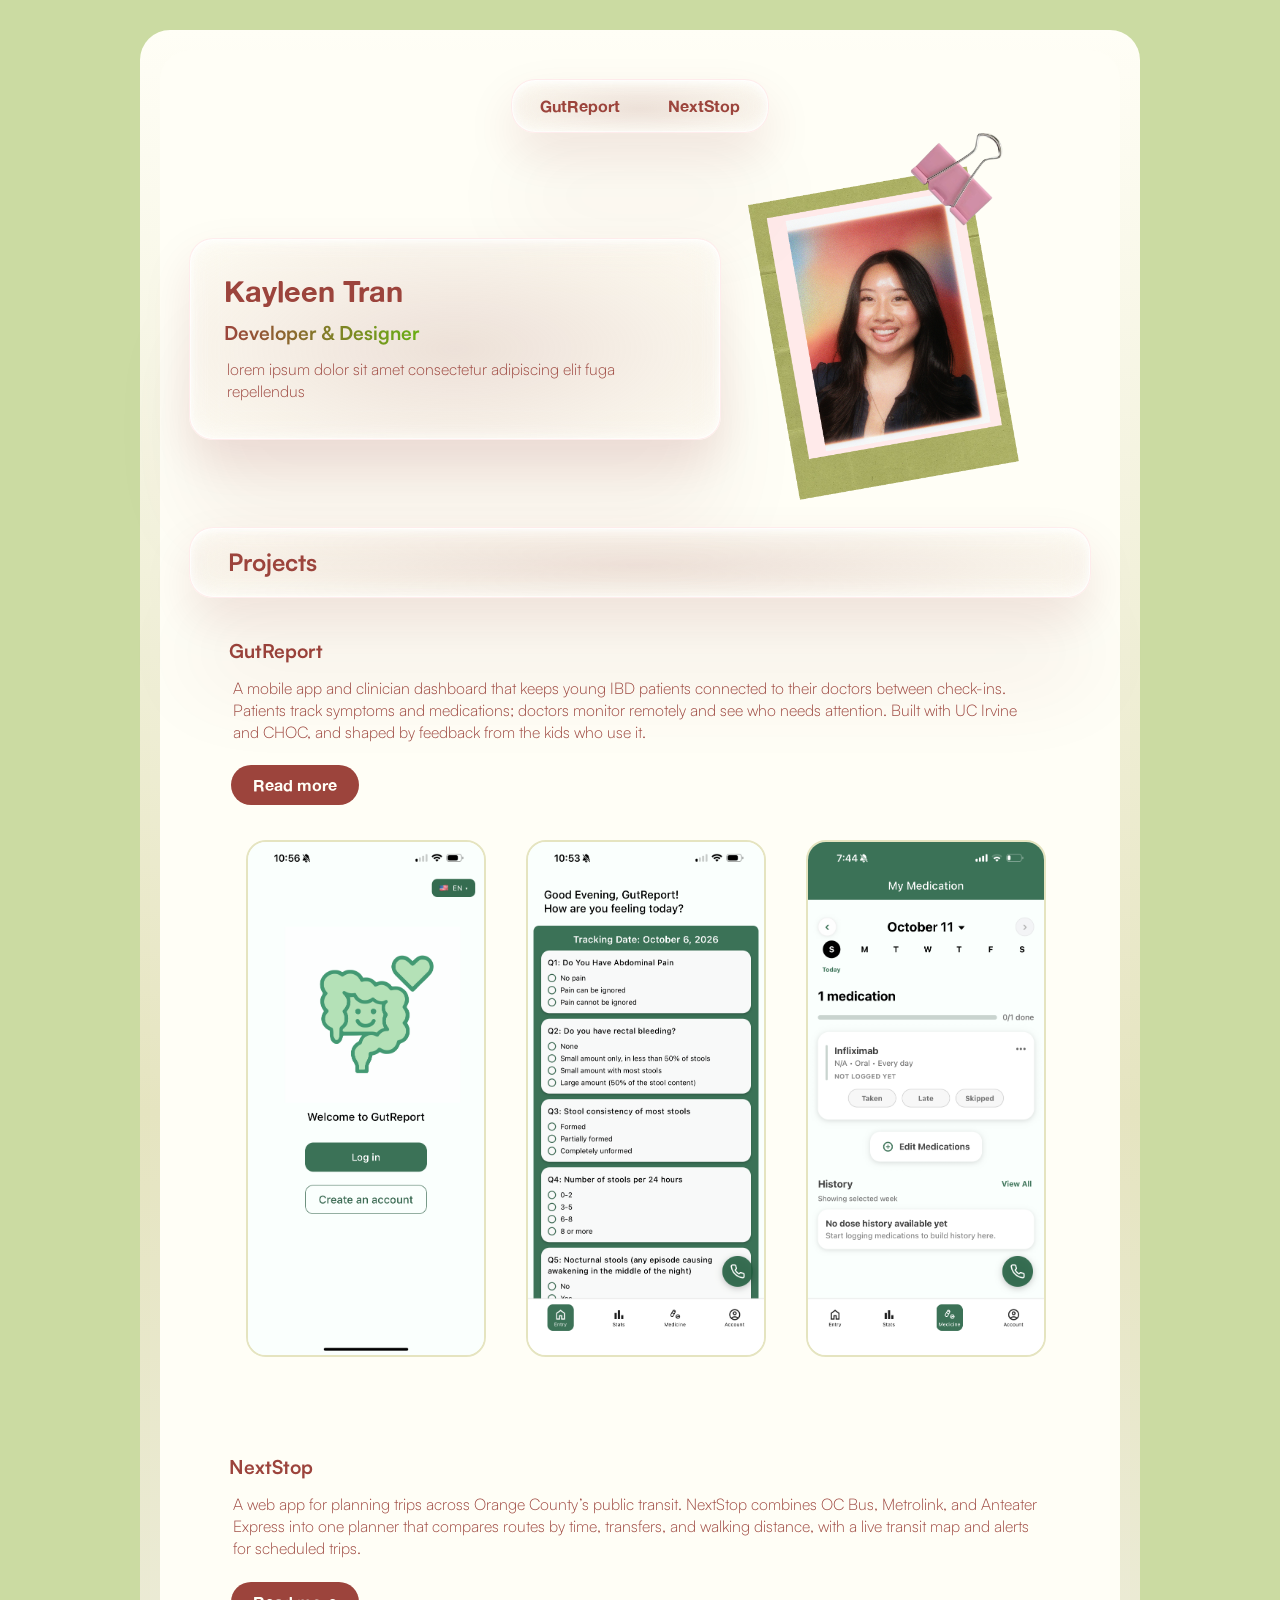
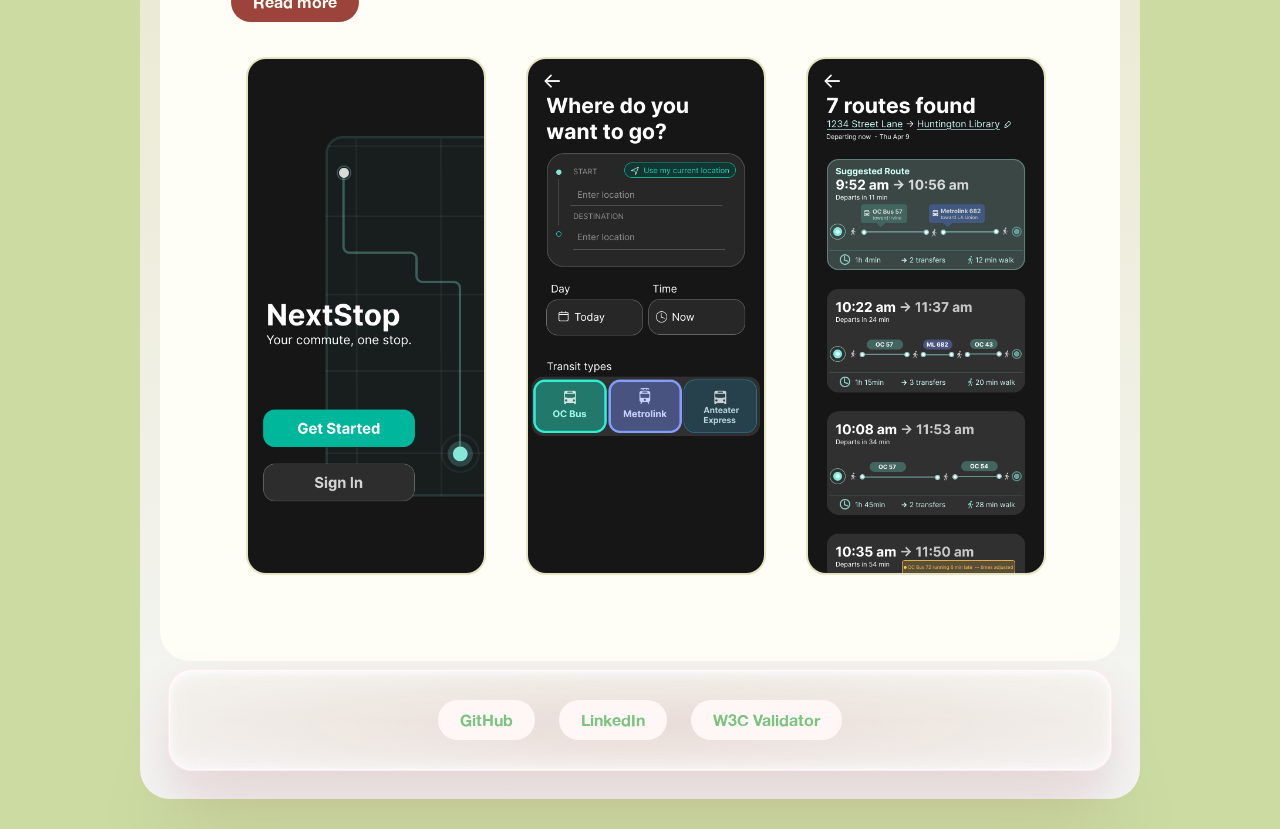
<file: index.html>
<!doctype html>
<html lang="en">

<!--
WRITTEN BY: Kayleen Tran 
EMAIL: kaylett3@uci.edu
-->

<head>
  <meta charset="utf-8">
  <meta name="author" content="Kayleen Tran">
  <meta name="description" content="Main page">
  <link rel="stylesheet" href="style.css">
  <title>Kayleen Tran: Designer and Developer</title>
</head>

  <body class="container">

    <div class="border">

      <main class="panel">

      <nav class="nav glass">
        <ul>
          <li><a href="gutreport.html" aria-current="page">GutReport</a></li>
          <li><a href="nextstop.html">NextStop</a></li>
        </ul>
      </nav>

        <div class="intro-block">

          <div class="intro glass">
            <div class="intro-text">
              <h1>Kayleen Tran</h1>
              <h2>Developer & Designer</h2>

              <p>
                lorem ipsum dolor sit amet consectetur adipiscing elit fuga repellendus 
              </p>
            </div>

          </div>

          <div class="photo-stack">
            <img src="images/photo-stack.png" alt="A headshot of Kayleen Tran">
          </div>
          
        </div>


        <div class="header glass">
          <h2>Projects</h2>
        </div>

        <div class="project">
            <div class="project-text">
              <h3>GutReport</h3>
              <p>
                A mobile app and clinician dashboard that keeps young IBD patients connected to their doctors between check-ins. Patients track symptoms and medications; doctors monitor remotely and see who needs attention. Built with UC Irvine and CHOC, and shaped by feedback from the kids who use it.
              </p>
            </div>

            <a href="gutreport.html" class="button">Read more</a>

            <div class="project-img">
              <img src="images/screenie_login.png" alt="Screenshot of login screen from GutReport Mobile App">
              <img src="images/screenie_survey.PNG" alt="Screenshot of survey page from GutReport Mobile App">
              <img src="images/screenie.PNG" alt="Screenshot of medication manager from GutReport Mobile App">
            </div>

        </div>

                <div class="project">
            <div class="project-text">
              <h3>NextStop</h3>
              <p>
                  A web app for planning trips across Orange County’s public transit. NextStop combines OC Bus, Metrolink, and Anteater Express into one planner that compares routes by time, transfers, and walking distance, with a live transit map and alerts for scheduled trips.              </p>
            </div>

            <a href="nextstop.html" class="button">Read more</a>

            <div class="project-img">
              <img src="images/next-stop-login.png" alt="Screenshot of login from NextStop Web App">
              <img src="images/trip-planner.png" alt="Screenshot of a trip planning feature from NextStop Web App">
              <img src="images/route-results.png" alt="Screenshot of generated route results from NextStop Web App">
            </div>

        </div>


      </main>

         <footer class="footer glass">
            <a href="https://github.com/KayleenT" class="button">GitHub</a>
            <a href="https://www.linkedin.com/in/kayleen-tran-9029782a9" class="button">LinkedIn</a>
            <a href="https://validator.w3.org/check?uri=referer" class="button">
                W3C Validator
            </a>
        </footer>

    </div>

  </body>

  

</html>
</file>
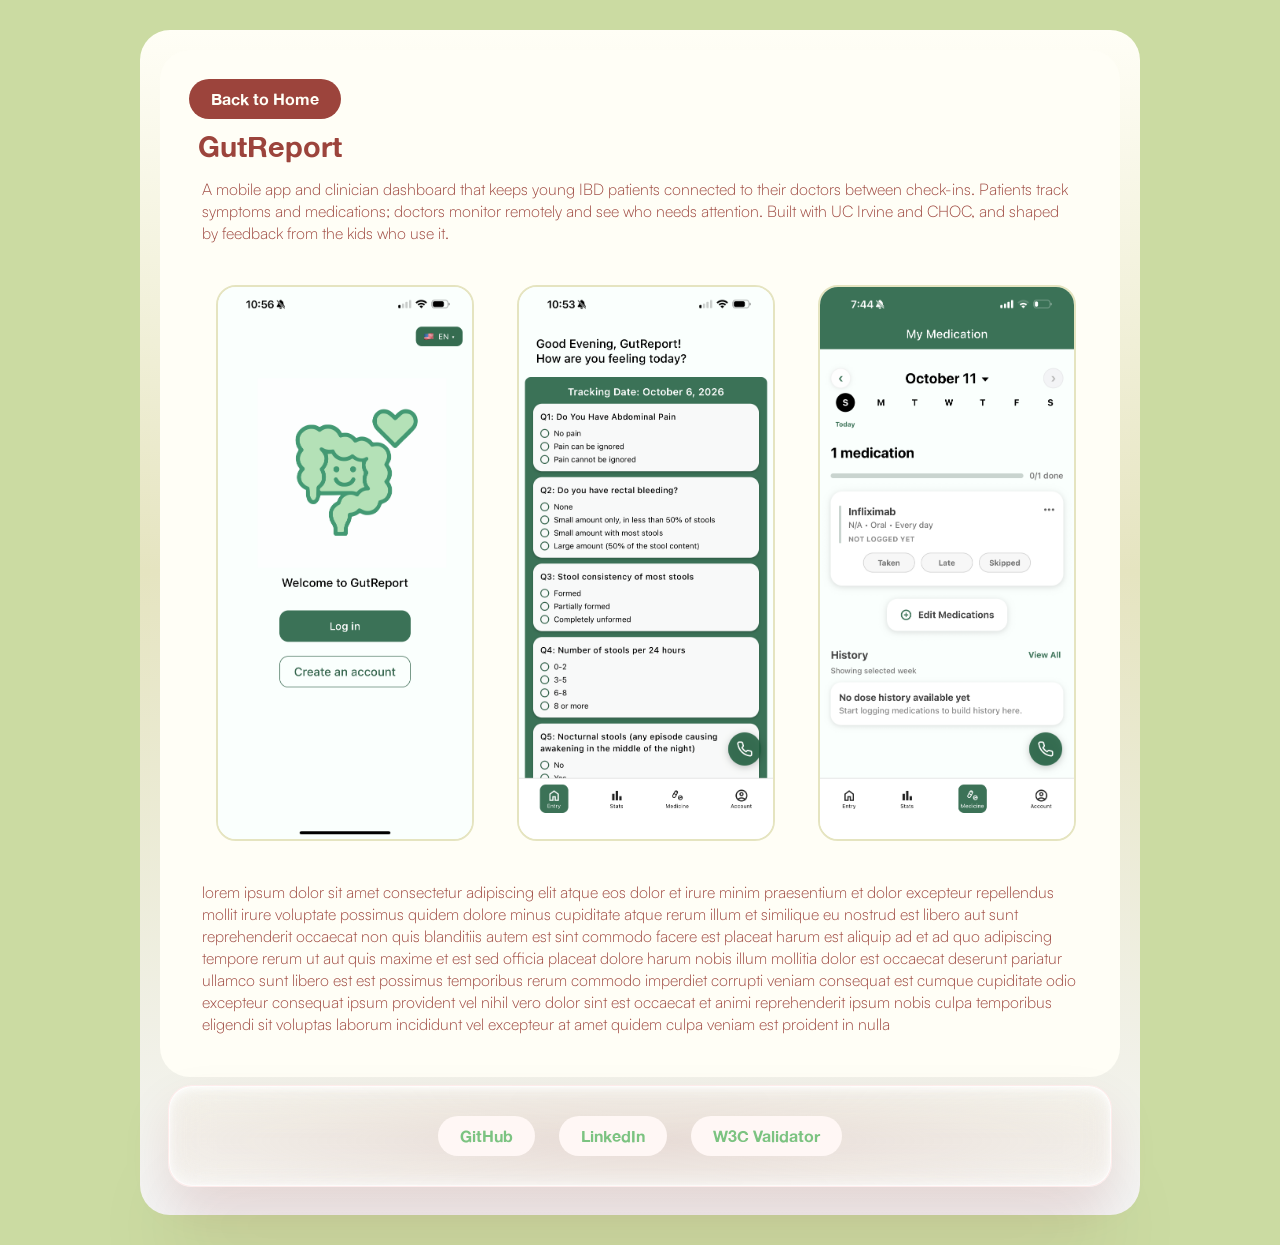
<file: gutreport.html>
<!doctype html>
<html lang="en">

<head>
  <meta charset="utf-8">
  <meta name="author" content="Kayleen Tran">
  <meta name="description" content="GutReport project page">
  <link rel="stylesheet" href="style.css">
  <title>Kayleen Tran: Designer and Developer</title>
</head>

<body class="container">
    <div class="border">
        <main class="panel">

            <a href="index.html" class="button">Back to Home</a>

            <h1>GutReport</h1>
            <p>
                A mobile app and clinician dashboard that keeps young IBD patients connected to their doctors between check-ins. Patients track symptoms and medications; doctors monitor remotely and see who needs attention. Built with UC Irvine and CHOC, and shaped by feedback from the kids who use it.
            </p>

            <div class="project-img">
              <img src="images/screenie_login.png" alt="Screenshot of login screen from GutReport Mobile App">
              <img src="images/screenie_survey.PNG" alt="Screenshot of survey page from GutReport Mobile App">
              <img src="images/screenie.PNG" alt="Screenshot of medication manager from GutReport Mobile App">
            </div>

            <p>
                lorem ipsum dolor sit amet consectetur adipiscing elit atque eos dolor et irure minim praesentium et dolor excepteur repellendus mollit irure voluptate possimus quidem dolore minus cupiditate atque rerum illum et similique eu nostrud est libero aut sunt reprehenderit occaecat non quis blanditiis autem est sint commodo facere est placeat harum est aliquip ad et ad quo adipiscing tempore rerum ut aut quis maxime et est sed officia placeat dolore harum nobis illum mollitia dolor est occaecat deserunt pariatur ullamco sunt libero est est possimus temporibus rerum commodo imperdiet corrupti veniam consequat est cumque cupiditate odio excepteur consequat ipsum provident vel nihil vero dolor sint est occaecat et animi reprehenderit ipsum nobis culpa temporibus eligendi sit voluptas laborum incididunt vel excepteur at amet quidem culpa veniam est proident in nulla
            </p>
            
        </main>

        <footer class="footer glass">
            <a href="https://github.com/KayleenT" class="button">GitHub</a>
            <a href="https://www.linkedin.com/in/kayleen-tran-9029782a9" class="button">LinkedIn</a>
            <a href="https://validator.w3.org/check?uri=referer" class="button">
                W3C Validator
            </a>
        </footer>

    </div>
</body>

</html>
</file>
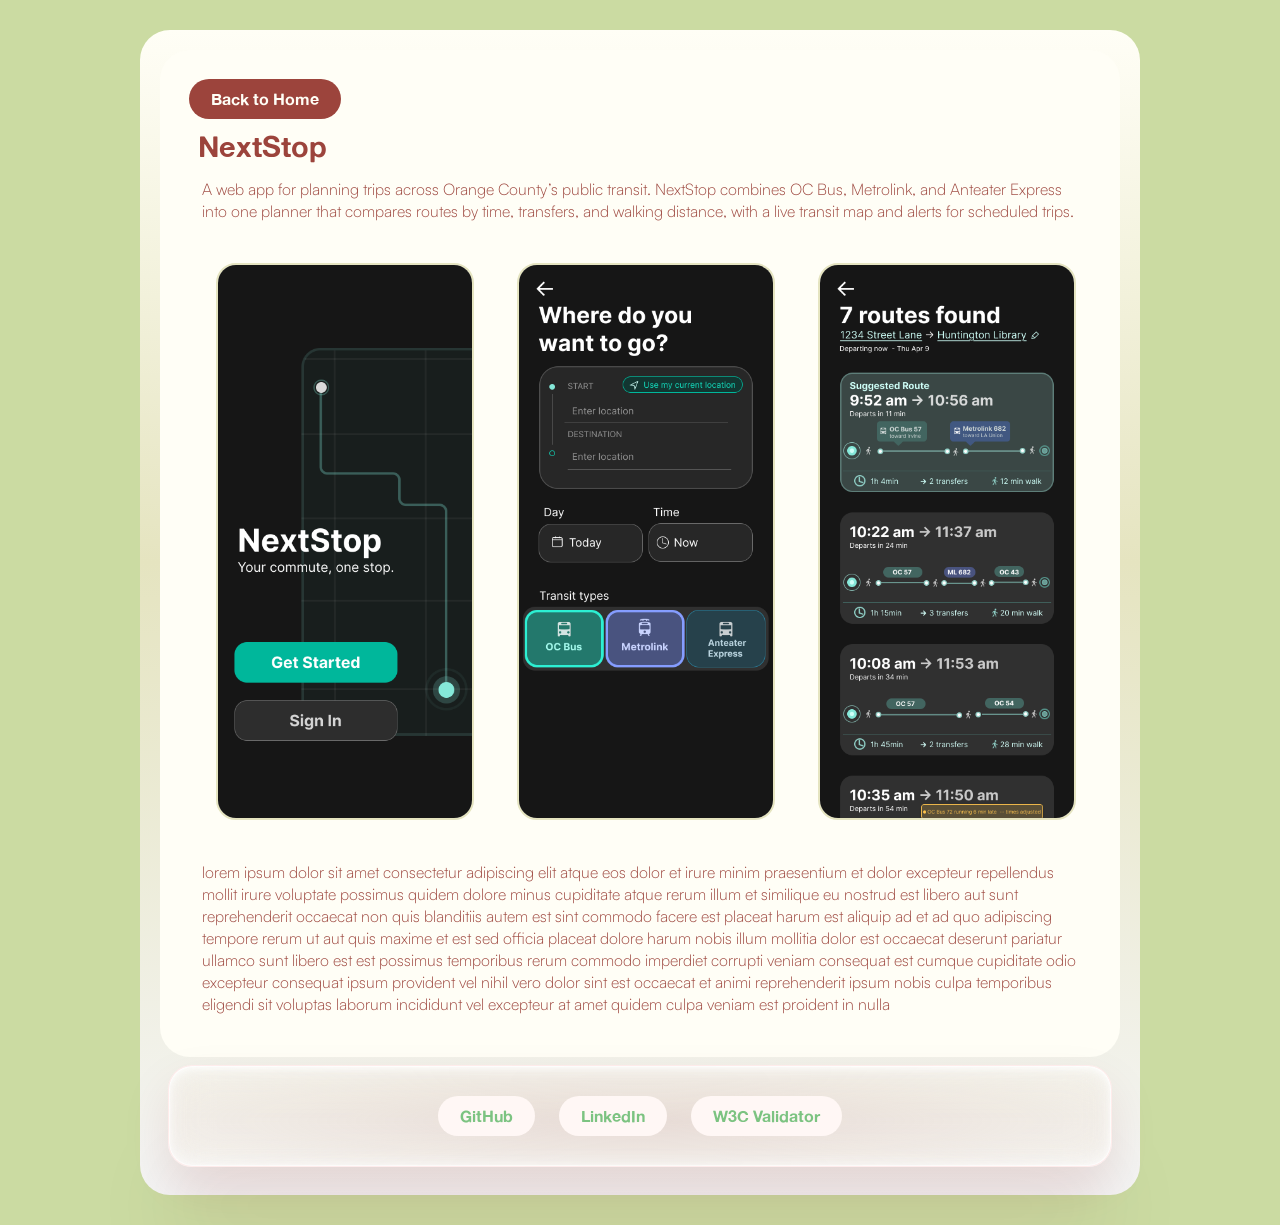
<file: nextstop.html>
<!doctype html>
<html lang="en">

<head>
  <meta charset="utf-8">
  <meta name="author" content="Kayleen Tran">
  <meta name="description" content="GutReport project page">
  <link rel="stylesheet" href="style.css">
  <title>Kayleen Tran: Designer and Developer</title>
</head>

<body class="container">
    <div class="border">
        <main class="panel">

            <a href="index.html" class="button">Back to Home</a>

            <h1>NextStop</h1>
            <p>
                A web app for planning trips across Orange County’s public transit. NextStop combines OC Bus, Metrolink, and Anteater Express into one planner that compares routes by time, transfers, and walking distance, with a live transit map and alerts for scheduled trips.
            </p>

            <div class="project-img">
              <img src="images/next-stop-login.png" alt="Screenshot of login from NextStop Web App">
              <img src="images/trip-planner.png" alt="Screenshot of a trip planning feature from NextStop Web App">
              <img src="images/route-results.png" alt="Screenshot of generated route results from NextStop Web App">
            </div>

            <p>
                lorem ipsum dolor sit amet consectetur adipiscing elit atque eos dolor et irure minim praesentium et dolor excepteur repellendus mollit irure voluptate possimus quidem dolore minus cupiditate atque rerum illum et similique eu nostrud est libero aut sunt reprehenderit occaecat non quis blanditiis autem est sint commodo facere est placeat harum est aliquip ad et ad quo adipiscing tempore rerum ut aut quis maxime et est sed officia placeat dolore harum nobis illum mollitia dolor est occaecat deserunt pariatur ullamco sunt libero est est possimus temporibus rerum commodo imperdiet corrupti veniam consequat est cumque cupiditate odio excepteur consequat ipsum provident vel nihil vero dolor sint est occaecat et animi reprehenderit ipsum nobis culpa temporibus eligendi sit voluptas laborum incididunt vel excepteur at amet quidem culpa veniam est proident in nulla
            </p>

        </main>

        <footer class="footer glass">
            <a href="https://github.com/KayleenT" class="button">GitHub</a>
            <a href="https://www.linkedin.com/in/kayleen-tran-9029782a9" class="button">LinkedIn</a>
            <a href="https://validator.w3.org/check?uri=referer" class="button">
                W3C Validator
            </a>
        </footer>

    </div>
</body>

</html>
</file>
<file: style.css>
@font-face {
  font-family: 'Grotesk';
  src: url('fonts/AlteHaasGroteskBold.ttf') format('opentype');
  font-weight: normal;
  font-style: normal;
}
@font-face {
  font-family: 'Satoshi-Light';
  src: url('fonts/Satoshi-Light.otf') format('opentype');
  font-weight: normal;
  font-style: normal;
}

@font-face {
  font-family: 'Satoshi-Bold';
  src: url('fonts/Satoshi-Bold.otf') format('opentype');
  font-weight: normal;
  font-style: normal;
}

html {
  scroll-behavior:smooth;
}

body{
    max-width: 1000px;
    border-radius: 30px;
    background: #f5f2e4;
    padding : 10px;
    margin: auto;
}


.container{
    border-radius: 30px;
    background: #cbdba2;
    padding: 30px;
    font-family: "Grotesk", Helvetica, Arial, sans-serif;
    color: #9C443C;
     
}

.panel{
    border-radius: 30px;
    background: #FFFEF6;
    padding: 3%;
}

.border{
    border-radius: 30px;
    background: var(--background-gradiuent, linear-gradient(180deg, #FFFEF6 0%, #E5E4C0 45.67%, #F5F5F5 100%));
    padding: 20px;
}

.intro-block
 {
    display: flex;
    align-items: center;
    gap: 3%;
    margin-bottom : 3%;

 }
.intro {
    margin-top: 45px;
    position: relative;
    padding: 30px;
    border-radius: 20px;
}

.intro-text {
    min-width: 0;

    h1 {
        white-space: nowrap;
    }
    

    h2 {
        display: inline-block;
        background: linear-gradient(to right, #9C443C, #6aaf15);
        background-clip: text;
        color: transparent;
        font-family: "Satoshi-Bold", Helvetica, Arial, sans-serif;
        font-size:  120%;
    }
}

.photo-stack {
  flex-shrink: 0;
  width: 30%;


    /* photo lifts and tilts when hovered over */

    img {
        transition: transform 0.25s ease;
    }
    img:hover{
        transform: translateY(-10px);
        transform: scale(1.5);
        transform: rotate(3deg);
  }
}

.photo-stack img{
  width: 100%;
  height: auto;
  display: block;
}



h1{
    font-size: 180%;
    font-weight:600;
    margin: 1%;
}

h2{
    font-size: 150%;
    font-weight:540;
    margin: 1%;
    font-family: "Satoshi-Bold", Helvetica, Arial, sans-serif;
}

h3{
    font-size: 120%;
    font-weight:540;
    margin: 1%;
    font-family: "Satoshi-Bold", Helvetica, Arial, sans-serif;
}

p{
    font-size: 1rem;
    margin: 1.5%;
    font-family: "Satoshi-Light", Helvetica, Arial, sans-serif;
}

.header {
    padding: 10px;
    padding-left: 30px;
    border-radius: 20px;

}

/* for project thumbnail sections */

.project{
    padding: 32px;

    .button {
        margin: 10px;
    }
}

.project-img {
    padding: 3%;
    display: flex;
    gap: 5%;

    img {
        transition: transform 0.25s ease;
    }
    img:hover{
        transform: translateY(-10px);
        transform: scale(1.05);
    }
}


.project-img img{
    border-radius: 20px;
    border: 2px solid #E5E4C0;
    width: 30%;
    height: auto;
    display: block;

}

/* footer bar format */

.footer{
    border-radius: 30px;
    padding: 30px;
    font-family: "Grotesk", Helvetica, Arial, sans-serif;
    color: #9C443C;
    margin: 8px;  display: flex;
    justify-content: center;
    gap: 24px;
    font-family: "Satoshi-Bold", Helvetica, Arial, sans-serif;

    /* link colors */

    .button{
        background:#fff7f5;
    }

    .button:hover{
        background:#fff1ef
    }

    a{
        display: block;
        padding: 10px 22px;
        border-radius: 999px;
        color: #9C443C;
        text-decoration: none;
        color:#7cc381;
    }

    a:hover {
        color: #ed949d;
    }

    a:visited {
        color: #a7508a;
    }
}

/* buttons with visual hover */

.button {
  display: inline-block;
  padding: 10px 22px;
  border-radius: 999px;
  background: #9C443C;
  color: #FFFEF6;
  font-family: "Grotesk", Helvetica, Arial, sans-serif;
  text-decoration: none;
  transition: background 0.2s;
}
.button:hover {
  background: #692720; 
}

/* nav bar at the top to go to diff pages */
.nav{
    margin : auto;
    width: fit-content;
    padding: 6px;
    border-radius: 999px; 

    ul {
        display: flex;
        gap: 4px;
        list-style: none;
        margin: 0;
        padding: 0;
    }

    a {
        display: block;
        padding: 10px 22px;
        border-radius: 999px;
        color: #9C443C;
        text-decoration: none;
        transition: background 0.25s ease;
    }

    /* cool hover gradient */
    a:hover{
        background: linear-gradient(to right, #9C443C, #6aaf15);
        background-clip: text;
        color: transparent;
    }
}

/* glass effect */

.glass {
  border-radius: 24px;
  border: 1.5px solid rgba(255, 236, 236, 0.9);

  background: radial-gradient(
    ellipse at 50% 55%,
    rgba(222, 200, 194, 0.55) 0%,
    rgba(234, 220, 213, 0.40) 55%,
    rgba(250, 246, 240, 0.25) 100%
  );

  backdrop-filter: blur(20px) saturate(140%);

  box-shadow:
    inset 0 0 0 1px rgba(255, 255, 255, 0.55),
    inset 0 0 18px rgba(255, 255, 255, 0.65),
    inset 0 2px 6px rgba(255, 255, 255, 0.8),

    0 22px 49px rgba(118, 4, 4, 0.10),
    0 90px 90px rgba(118, 4, 4, 0.06);
}
</file>
